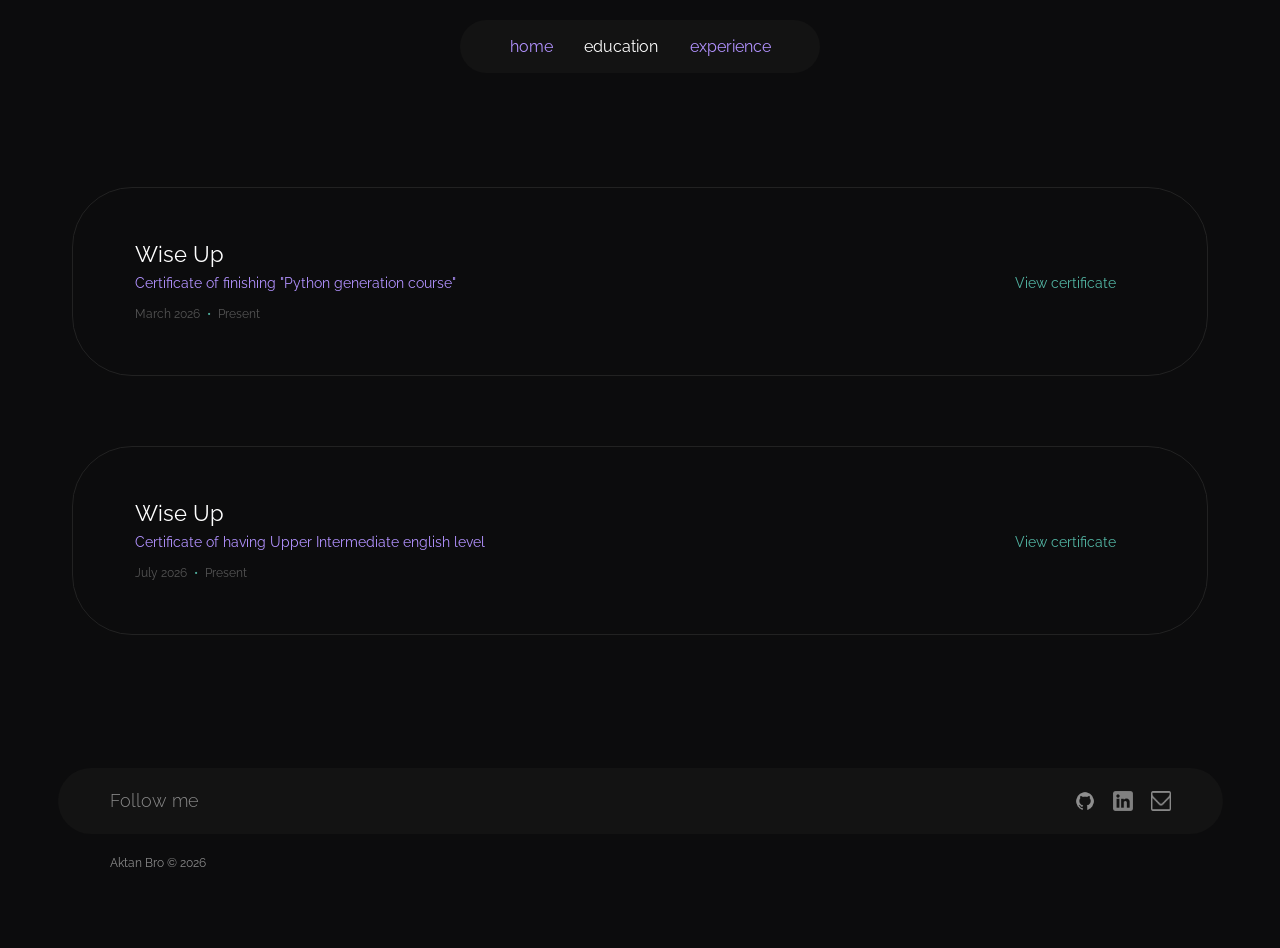
<file: education.html>
<!DOCTYPE html>
<html lang="en">

<head>
    <meta charset="UTF-8">
    <meta name="viewport" content="width=device-width, initial-scale=1.0">
    <title>Aktan - Education</title>
    <link href="https://fonts.googleapis.com/css2?family=Raleway:wght@300;400;500;700&display=swap" rel="stylesheet">
    <link rel="stylesheet" href="style-edu.css">
</head>

<body>
    <header>
        <nav class="menyu">
            <a href="index.html">home</a>
            <a href="education.html" class="tekushaya">education</a>
            <a href="experience.html">experience</a>
        </nav>
    </header>

    <main>
        <section class="spisok">
            <article class="kartochka">
                <div class="info">
                    <h3>Wise Up</h3>
                    <p class="podzagolovok">Certificate of finishing "Python generation course"</p>
                    <p class="data"><time datetime="2026-03">March 2026</time> <span>•</span> Present</p>
                </div>
                <a href="https://stepik.org/cert/3120477" class="ssylka" target="_blank" rel="noopener noreferrer">View certificate</a>
            </article>
            <article class="kartochka">
                <div class="info">
                    <h3>Wise Up</h3>
                    <p class="podzagolovok">Certificate of having Upper Intermediate english level</p>
                    <p class="data"><time datetime="2026-07">July 2026</time> <span>•</span> Present</p>
                </div>
                <a href="images/english.jpg" class="ssylka" target="_blank" rel="noopener noreferrer">View certificate</a>
            </article>

        </section>
    </main>
    <footer id="footer">
        <div class="polosa">
            <p>Follow me</p>
            <div class="seti">
                <a href="https://github.com/Aktan-Bro" target="_blank" rel="noopener noreferrer"><img src="images/github.png" alt="GitHub"></a>
                <a href="https://www.linkedin.com/in/aktan-a-0ab07a449" target="_blank" rel="noopener noreferrer"><img src="images/linkedin.png" alt="LinkedIn"></a>
                <a href="#" id="adress"><img src="images/email.png" alt="Email"></a>
            </div>
        </div>
        <p class="avtor">Aktan Bro © 2026</p>
    </footer>
    <script src="java.js"></script>
</body>

</html>
</file>
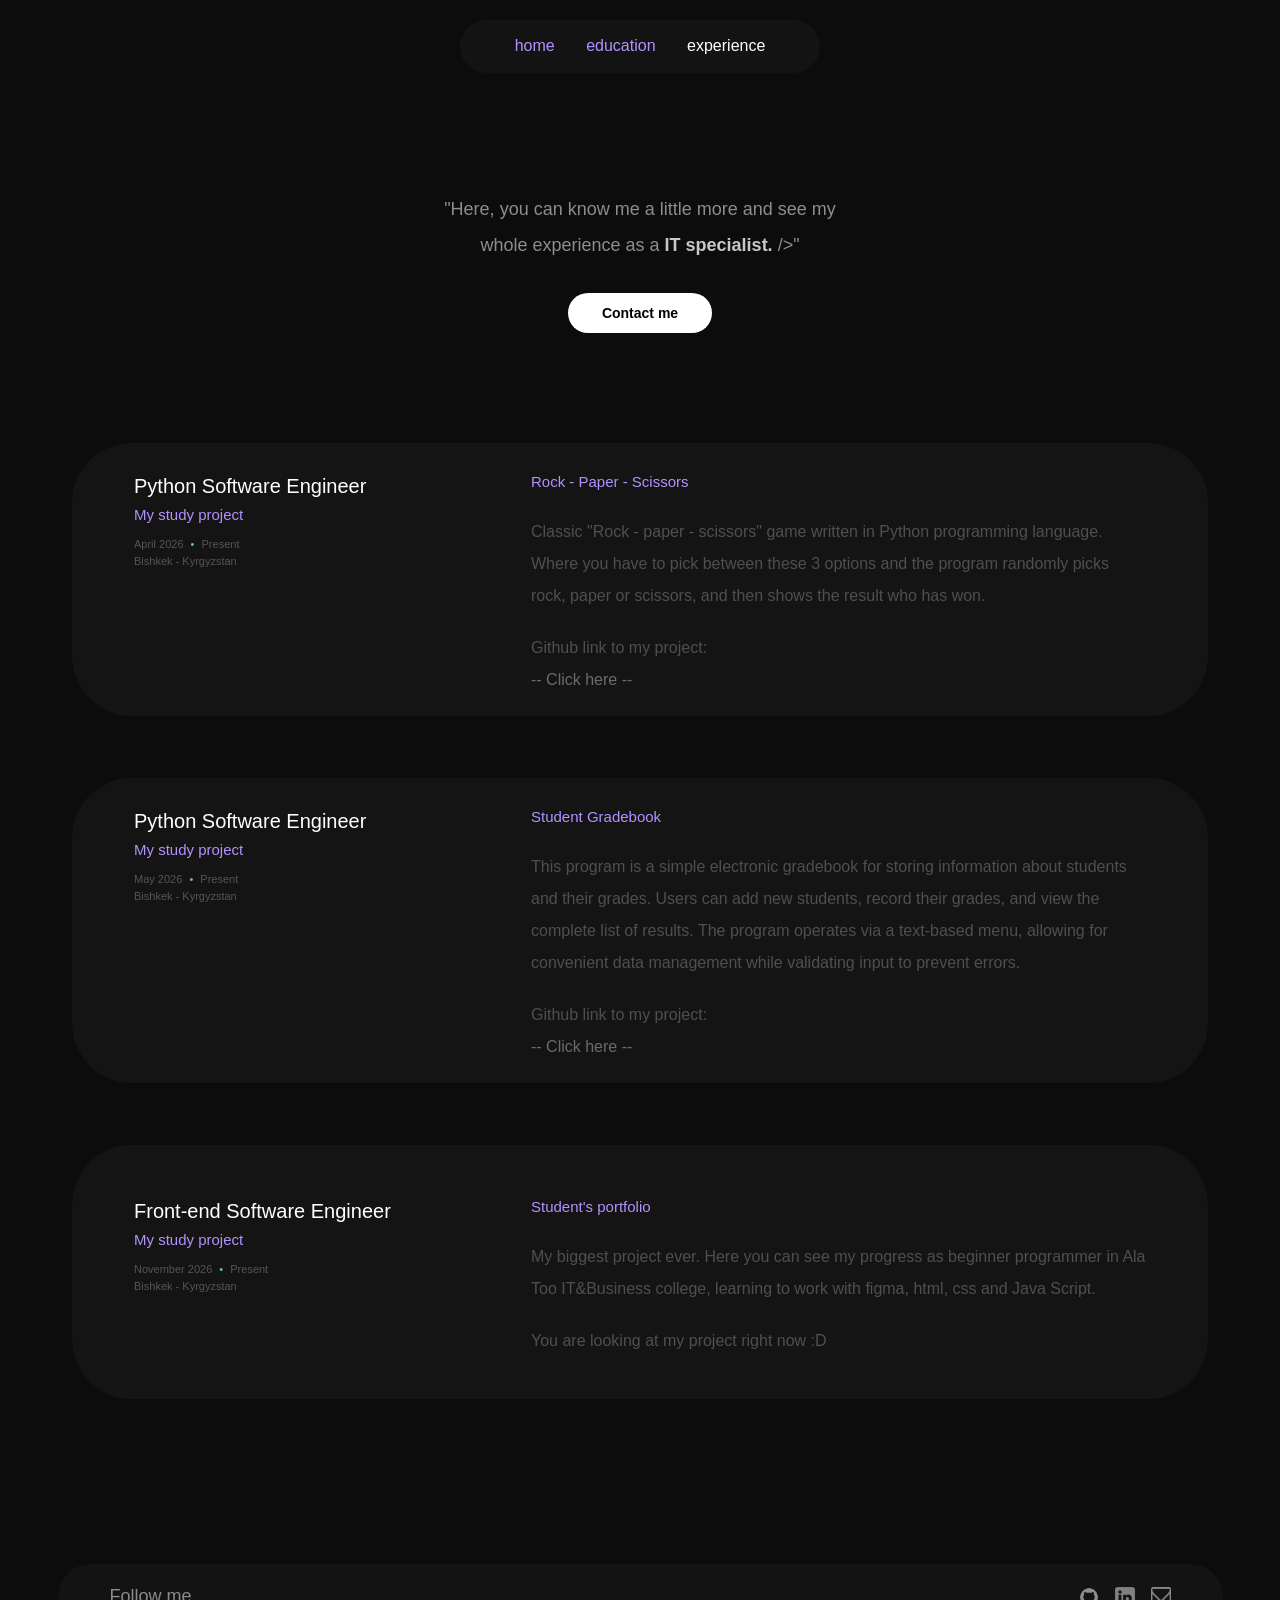
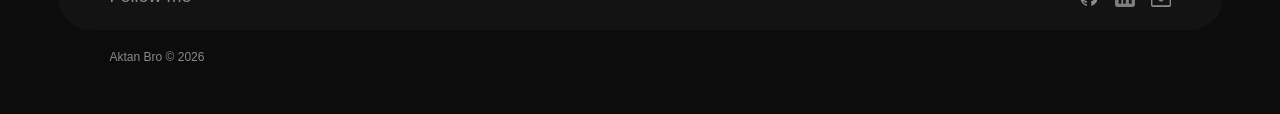
<file: experience.html>
<!DOCTYPE html>
<html lang="en">

<head>
    <meta charset="UTF-8">
    <meta name="viewport" content="width=device-width, initial-scale=1.0">
    <title>Aktan - Experience</title>
    <link rel="stylesheet" href="style-xp.css">
</head>

<body>

    <header>
        <nav class="menyu">
            <a href="index.html">home</a>
            <a href="education.html">education</a>
            <a href="experience.html" class="tekushaya">experience</a>
        </nav>
    </header>

    <section class="znania">
        <div class="znania-tekst">
            <p>
                "Here, you can know me a little more and see my whole experience as a <strong>IT specialist.</strong> /&gt;"
            </p>
            <a href="#footer" class="knopka">Contact me</a>
        </div>
    </section>

    <main class="spisok">

        <article class="kartochka">
            <div class="sleva">
                <h3>Python Software Engineer</h3>
                <p class="proekt">My study project</p>
                <p class="data"><time datetime="2026-04">April 2026</time> <span>•</span> Present</p>
                <p class="data">Bishkek - Kyrgyzstan</p>
            </div>
            <div class="sprava">
                <h4>Rock - Paper - Scissors</h4>
                <p>Classic "Rock - paper - scissors" game written in Python programming language. Where you have to pick between these 3 options and the program randomly picks rock, paper or scissors, and then shows the result who has won.</p>
                <p>
                    Github link to my project:<br>
                    <a href="https://github.com/Aktan-Bro/Rock_Paper_Scissors.git" target="_blank" rel="noopener noreferrer">-- Click here --</a>
                </p>
            </div>
        </article>

        <article class="kartochka">
            <div class="sleva">
                <h3>Python Software Engineer</h3>
                <p class="proekt">My study project</p>
                <p class="data"><time datetime="2026-05">May 2026</time> <span>•</span> Present</p>
                <p class="data">Bishkek - Kyrgyzstan</p>
            </div>
            <div class="sprava">
                <h4>Student Gradebook</h4>
                <p>This program is a simple electronic gradebook for storing information about students and their grades. Users can add new students, record their grades, and view the complete list of results. The program operates via a text-based menu, allowing for convenient data management while validating input to prevent errors.</p>
                <p>
                    Github link to my project:<br>
                    <a href="https://github.com/Aktan-Bro/Zhurnal.git" target="_blank" rel="noopener noreferrer">-- Click here --</a>
                </p>
            </div>
        </article>

        <article class="kartochka vysokaya">
            <div class="sleva">
                <h3>Front-end Software Engineer</h3>
                <p class="proekt">My study project</p>
                <p class="data"><time datetime="2026-11">November 2026</time> <span>•</span> Present</p>
                <p class="data">Bishkek - Kyrgyzstan</p>
            </div>
            <div class="sprava">
                <h4>Student's portfolio</h4>
                <p>My biggest project ever. Here you can see my progress as beginner programmer in Ala Too IT&amp;Business college, learning to work with figma, html, css and Java Script.</p>
                <p>You are looking at my project right now :D</p>
            </div>
        </article>

    </main>

    <footer id="footer">
        <div class="polosa">
            <p>Follow me</p>
            <div class="seti">
                <a href="https://github.com/Aktan-Bro" target="_blank" rel="noopener noreferrer"><img src="images/github.png" alt="GitHub"></a>
                <a href="https://www.linkedin.com/in/aktan-a-0ab07a449" target="_blank" rel="noopener noreferrer"><img src="images/linkedin.png" alt="LinkedIn"></a>
                <a href="#" id="adress"><img src="images/email.png" alt="Email"></a>
            </div>
        </div>
        <p class="avtor">Aktan Bro © 2026</p>
    </footer>
    <script src="java.js"></script>
</body>

</html>
</file>
<file: style-edu.css>
* {
    box-sizing: border-box;
}

html {
    overflow-x: hidden;
}

body {
    min-height: 100vh;
    margin: 0;
    padding-top: 20px;
    background-color: #0C0C0D;
    color: white;
    font-family: 'Raleway', Arial, sans-serif;
}

.menyu {
    width: 359.25px;
    height: 52.5px;
    margin: 0 auto;
    background-color: #131313;
    border-radius: 40px;
    display: flex;
    justify-content: center;
    align-items: center;
    gap: 31.5px;
}

.menyu a {
    color: #B292FF;
    text-decoration: none;
}

.menyu .tekushaya {
    color: white;
}

.spisok {
    display: flex;
    flex-direction: column;
    gap: 70px;
    width: min(1136px, calc(100% - 40px));
    margin: 114px auto 0 auto;
}

.kartochka {
    display: flex;
    justify-content: space-between;
    align-items: flex-start;
    height: 189px;
    padding: 51px 91px 0 62px;
    border: 1px solid #222222;
    border-radius: 60px;
}

.info h3 {
    margin: 0;
    font-size: 22px;
    font-weight: 400;
    line-height: 30px;
}

.podzagolovok {
    margin: 4px 0 0 0;
    font-size: 14px;
    line-height: 20px;
    color: #B292FF;
}

.data {
    margin: 13px 0 0 0;
    font-size: 12px;
    line-height: 16px;
    color: #555555;
}

.data span {
    margin: 0 4px;
    color: #52B5A3;
}

.ssylka {
    margin-top: 34px;
    font-size: 14px;
    line-height: 20px;
    color: #52B5A3;
    text-decoration: none;
    white-space: nowrap;
}


footer {
    width: min(1165px, calc(100% - 40px));
    margin: 133px auto 0 auto;
    padding-bottom: 78px;
}

.polosa {
    display: flex;
    justify-content: space-between;
    align-items: center;
    height: 66px;
    padding: 0 52px;
    background-color: #131313;
    border-radius: 40px;
    font-size: 18px;
    font-weight: 300;
    color: #8a8a8a;
}

.polosa p {
    margin: 0;
}

.seti {
    display: flex;
    gap: 18px;
}

.seti img {
    display: block;
    width: 20px;
    height: 20px;
}

.avtor {
    margin: 22px 0 0 52px;
    font-size: 12px;
    color: #8a8a8a;
}

@media (max-width: 768px) {

    body {
        padding-top: 14px;
    }

    header {
        top: 14px;
    }

    .menyu {
        width: 280px;
        max-width: 90%;
        height: 38px;
        gap: 20px;
        font-size: 12px;
    }

    .spisok {
        gap: 18px;
        margin-top: 60px;
    }

    .kartochka {
        flex-direction: column;
        gap: 14px;
        height: auto;
        padding: 24px 22px;
        border-radius: 28px;
    }

    .info h3 {
        font-size: 16px;
        line-height: 24px;
    }

    .podzagolovok {
        font-size: 12px;
        line-height: 18px;
    }

    .data {
        margin-top: 8px;
        font-size: 10px;
    }

    .ssylka {
        margin-top: 0;
        font-size: 12px;
    }

    footer {
        margin-top: 70px;
        padding-bottom: 24px;
    }

    .polosa {
        height: 40px;
        padding: 0 16px;
        font-size: 11px;
    }

    .seti img {
        width: 14px;
        height: 14px;
    }

    .avtor {
        margin: 12px 0 0 16px;
        font-size: 8px;
    }
}
</file>
<file: style-xp.css>
* {
    box-sizing: border-box;
}

html {
    overflow-x: hidden;
    scroll-behavior: smooth;
}

body {
    min-height: 100vh;
    margin: 0;
    padding-top: 20px;
    background-color: #0C0C0D;
    font-family: Arial, sans-serif;
}


.menyu {
    width: 359.25px;
    height: 52.5px;
    margin: 0 auto;
    background-color: #131313;
    border-radius: 40px;
    display: flex;
    justify-content: center;
    align-items: center;
    gap: 31.5px;
}

.menyu a {
    color: #B292FF;
    text-decoration: none;
}

.menyu .tekushaya {
    color: white;
}


.znania {
    display: flex;
    justify-content: center;
    width: 1250px;
    max-width: 90%;
    margin: 100px auto 0 auto;
}

.znania-tekst {
    max-width: 440px;
    text-align: center;
}

.znania-tekst p {
    margin-bottom: 30px;
    font-size: 18px;
    line-height: 36px;
    color: #8d8d8d;
}

.znania-tekst strong {
    color: #C8C8C8;
}

.knopka {
    display: inline-block;
    padding: 12px 34px;
    border-radius: 20px;
    background-color: white;
    color: black;
    font-size: 14px;
    font-weight: bold;
    text-decoration: none;
}


.spisok {
    display: flex;
    flex-direction: column;
    gap: 62px;
    width: min(1136px, calc(100% - 40px));
    margin: 110px auto 0 auto;
}

.kartochka {
    display: grid;
    grid-template-columns: 397px 1fr;
    padding: 27px 62px 20px 62px;
    border-radius: 60px;
    background-color: #141414;
}

.kartochka.vysokaya {
    padding: 50px 62px 42px 62px;
}

.sleva,
.sprava {
    min-width: 0;
}

.sleva h3 {
    margin: 0;
    font-size: 20px;
    font-weight: 400;
    line-height: 32px;
    color: white;
}

.proekt {
    margin: 2px 0 0 0;
    font-size: 15px;
    line-height: 22px;
    color: #B292FF;
}

.data {
    margin: 0;
    font-size: 11px;
    line-height: 17px;
    color: #555555;
}

.proekt + .data {
    margin-top: 10px;
}

.data span {
    margin: 0 4px;
    color: #5FB9B0;
}

.sprava h4 {
    margin: 0 0 22px 0;
    font-size: 15px;
    font-weight: 500;
    line-height: 24px;
    color: #B292FF;
}

.sprava p {
    margin: 0 0 20px 0;
    font-size: 16px;
    font-weight: 300;
    line-height: 32px;
    color: #4f4f4f;
}

.sprava p:last-child {
    margin-bottom: 0;
}

.sprava a {
    color: #6b6b6b;
    text-decoration: none;
    overflow-wrap: anywhere;
}


footer {
    width: min(1165px, calc(100% - 40px));
    margin: 165px auto 0 auto;
    padding-bottom: 50px;
}

.polosa {
    display: flex;
    justify-content: space-between;
    align-items: center;
    height: 66px;
    padding: 0 52px;
    background-color: #131313;
    border-radius: 40px;
    font-size: 18px;
    font-weight: 300;
    color: #8a8a8a;
}

.polosa p {
    margin: 0;
}

.seti {
    display: flex;
    gap: 16px;
}

.seti img {
    display: block;
    width: 20px;
    height: 20px;
}

.avtor {
    margin: 20px 0 0 52px;
    font-size: 12px;
    color: #8a8a8a;
}


@media (max-width: 900px) {
    .kartochka,
    .kartochka.vysokaya {
        grid-template-columns: 1fr;
        gap: 22px;
        padding: 36px 40px;
    }
}


@media (max-width: 768px) {

    body {
        padding-top: 14px;
    }

    .menyu {
        width: 280px;
        max-width: 90%;
        height: 38px;
        gap: 20px;
        font-size: 12px;
    }

    .spisok {
        gap: 18px;
        margin-top: 50px;
    }

    .kartochka,
    .kartochka.vysokaya {
        gap: 14px;
        padding: 24px 22px;
        border-radius: 28px;
    }

    .sleva h3 {
        font-size: 16px;
        line-height: 24px;
    }

    .proekt {
        font-size: 12px;
    }

    .data {
        font-size: 10px;
    }

    .sprava h4 {
        margin-bottom: 10px;
        font-size: 13px;
    }

    .sprava p {
        margin-bottom: 12px;
        font-size: 12px;
        line-height: 22px;
    }

    footer {
        margin-top: 70px;
        padding-bottom: 24px;
    }

    .polosa {
        height: 40px;
        padding: 0 16px;
        font-size: 11px;
    }

    .seti img {
        width: 14px;
        height: 14px;
    }

    .avtor {
        margin: 12px 0 0 16px;
        font-size: 8px;
    }
}
</file>
